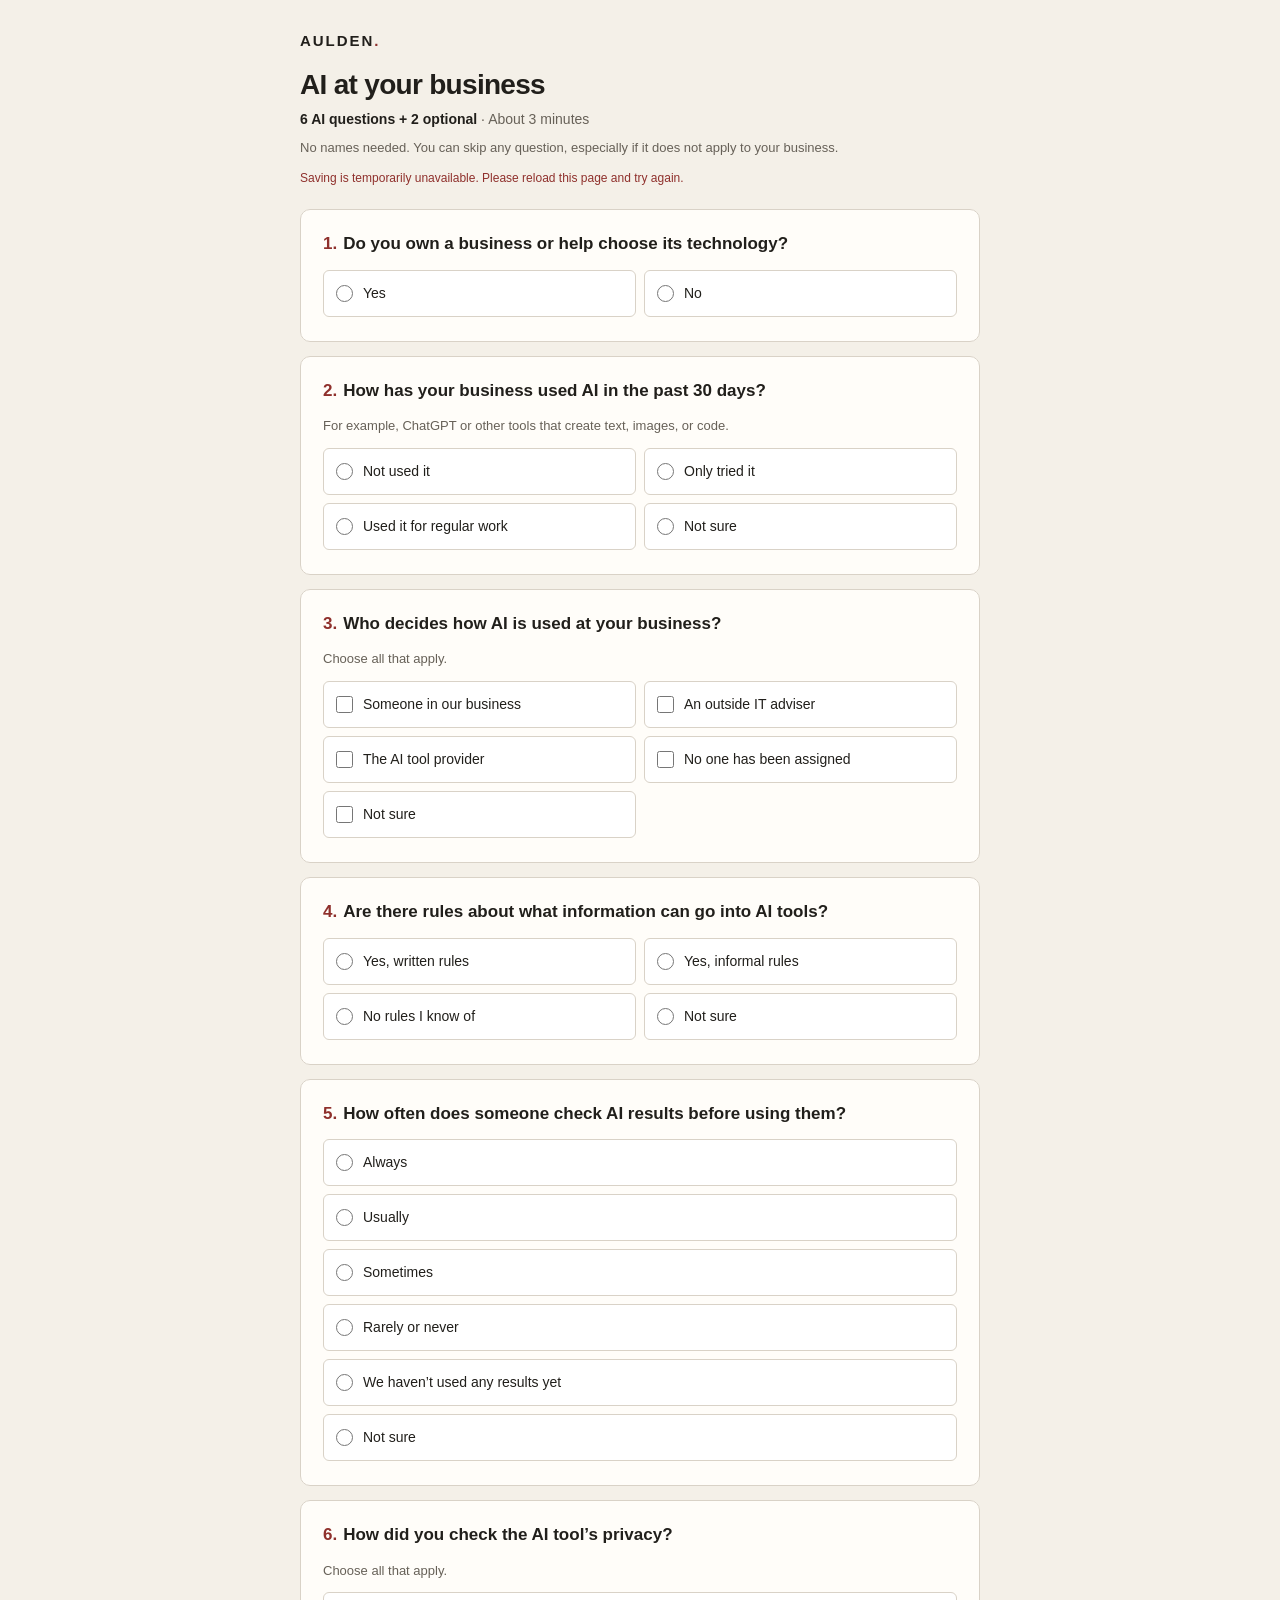
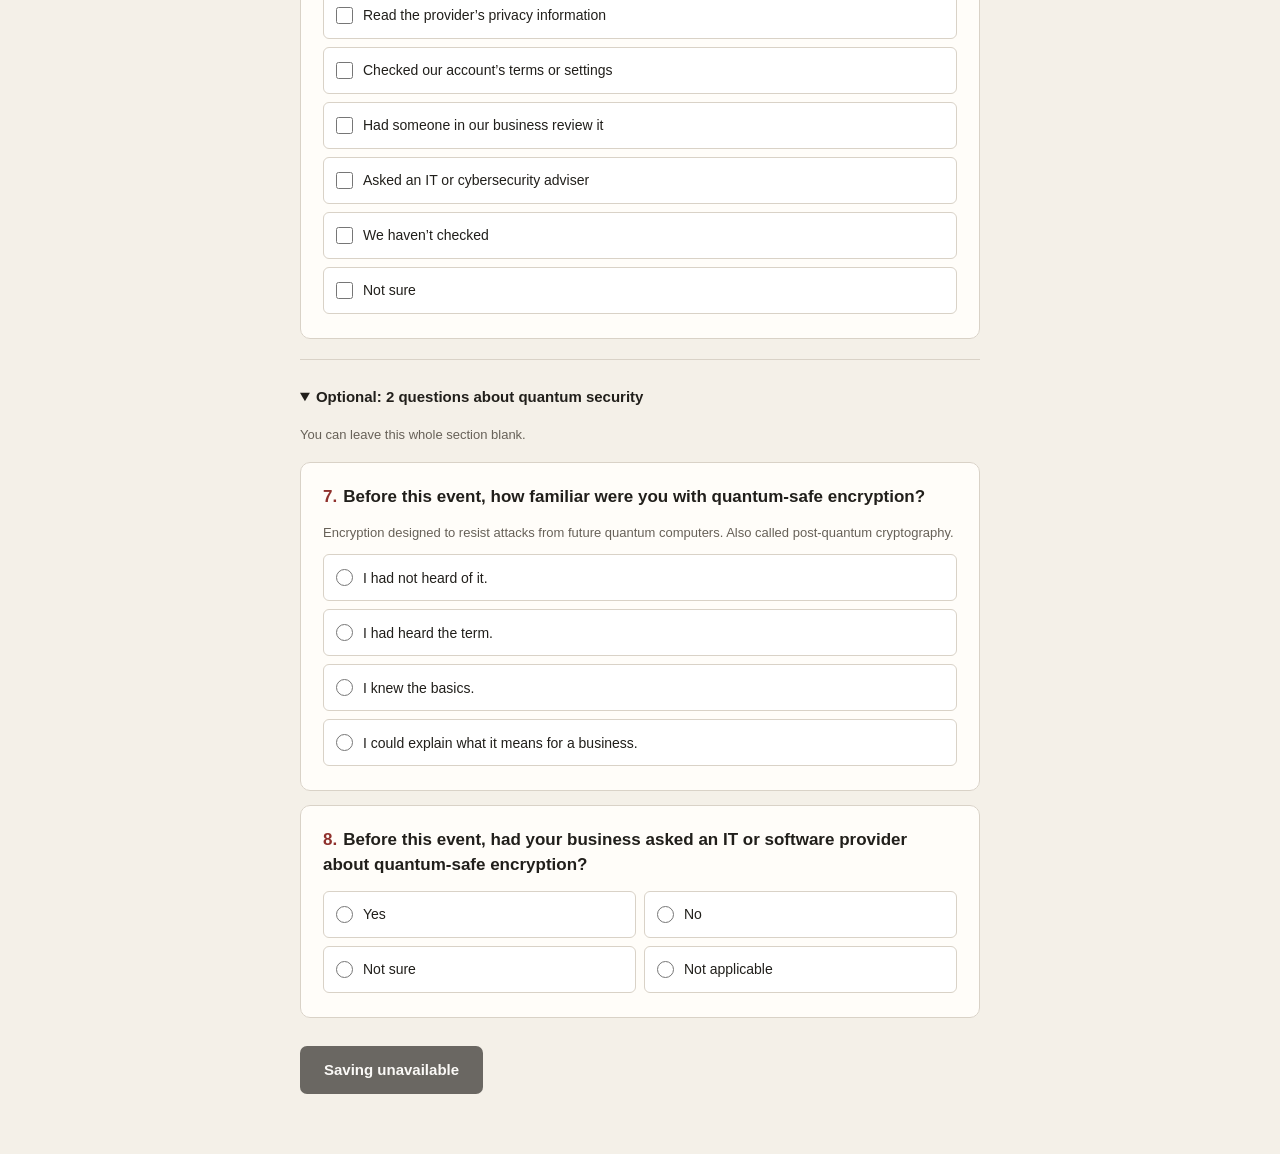
<file: aulden-survey/index.html>
<!doctype html>
<html lang="en">
<head>
  <meta charset="utf-8">
  <meta name="viewport" content="width=device-width, initial-scale=1">
  <meta name="description" content="Six quick AI questions and two optional quantum security questions.">
  <meta name="robots" content="noindex,nofollow">
  <meta name="theme-color" content="#f4f0e8">
  <link rel="canonical" href="https://bityana.github.io/Bityana-Yishak/aulden-survey/">
  <link rel="icon" href="./favicon.svg" type="image/svg+xml">
  <link rel="stylesheet" href="./survey.css">
  <title>AI at your business · Aulden</title>
  <script src="./questions.js" defer></script>
  <script src="./config.js" defer></script>
  <script src="./app.js?v=all8" defer></script>
</head>
<body>
  <main class="survey">
    <header class="survey-header">
      <div class="brand">AULDEN<span>.</span></div>
      <h1>AI at your business</h1>
      <p class="survey-length"><strong id="question-count">6 AI questions + 2 optional</strong><span aria-hidden="true"> · </span>About 3 minutes</p>
      <p class="instructions">No names needed. You can skip any question, especially if it does not apply to your business.</p>
      <p class="preview-notice" id="collection-notice">Loading questionnaire…</p>
    </header>
    <form id="survey-form" autocomplete="off">
      <div id="questions"></div>
      <details id="quantum-section" class="optional-section" open><summary>Optional: 2 questions about quantum security</summary><p class="question-help optional-intro">You can leave this whole section blank.</p><div id="quantum-questions"></div></details>
      <section id="participant-info" class="participant-info" hidden><p>Voluntary survey by Bityana Yishak / Aulden for a possible research report. Your choices do not affect event access or services. No names or contact details are requested. Answers are stored privately for analysis.</p><p>Questions? <a href="mailto:bityana.yishak@getaulden.com">bityana.yishak@getaulden.com</a></p><label class="consent-line"><input id="consent" type="checkbox">I am 18 or older and choose to take part.</label></section>
      <div class="honey-field" aria-hidden="true"><label>Leave empty<input type="text" name="website" tabindex="-1" autocomplete="off"></label></div>
      <p id="branch-note" class="branch-note" role="status" hidden></p>
      <button class="finish-button" id="finish-button" type="submit" disabled>Loading…</button>
      <p id="finish-message" class="finish-message" role="status" hidden></p>
    </form>
  </main>
</body>
</html>
</file>
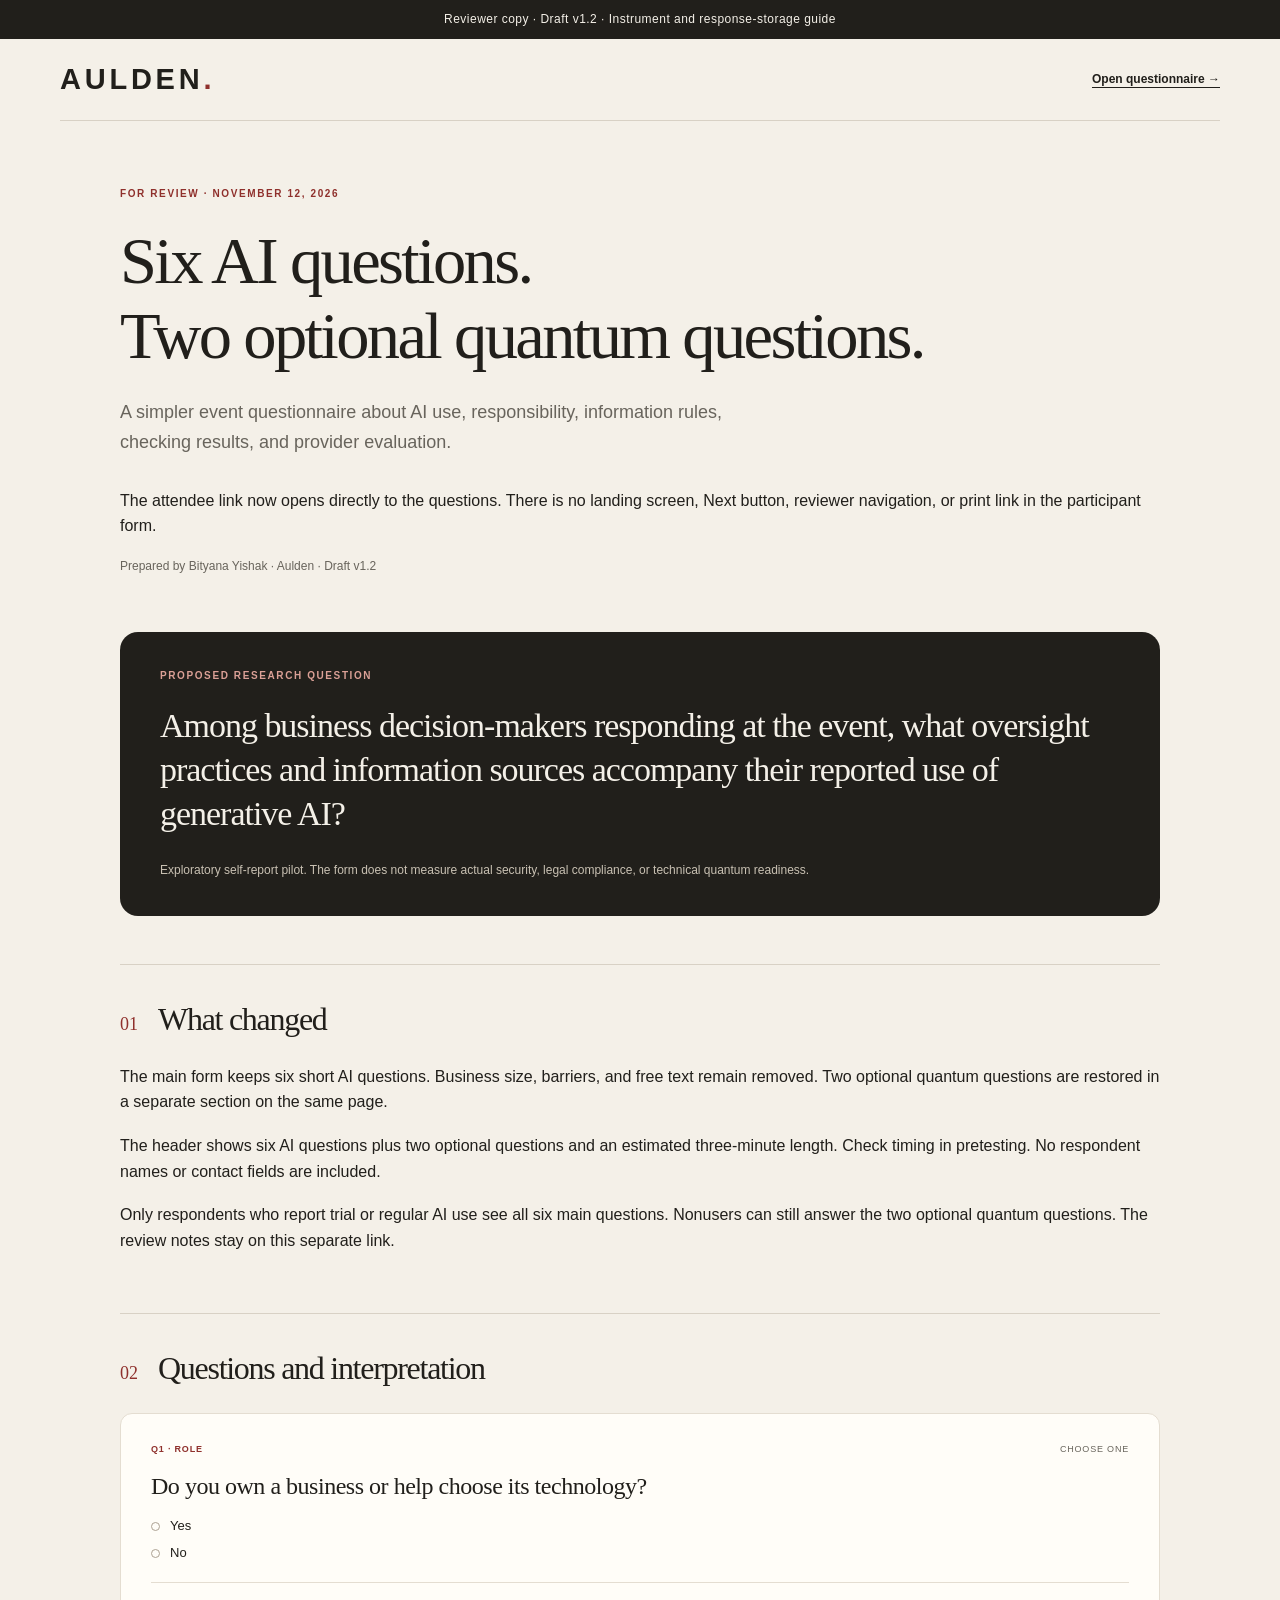
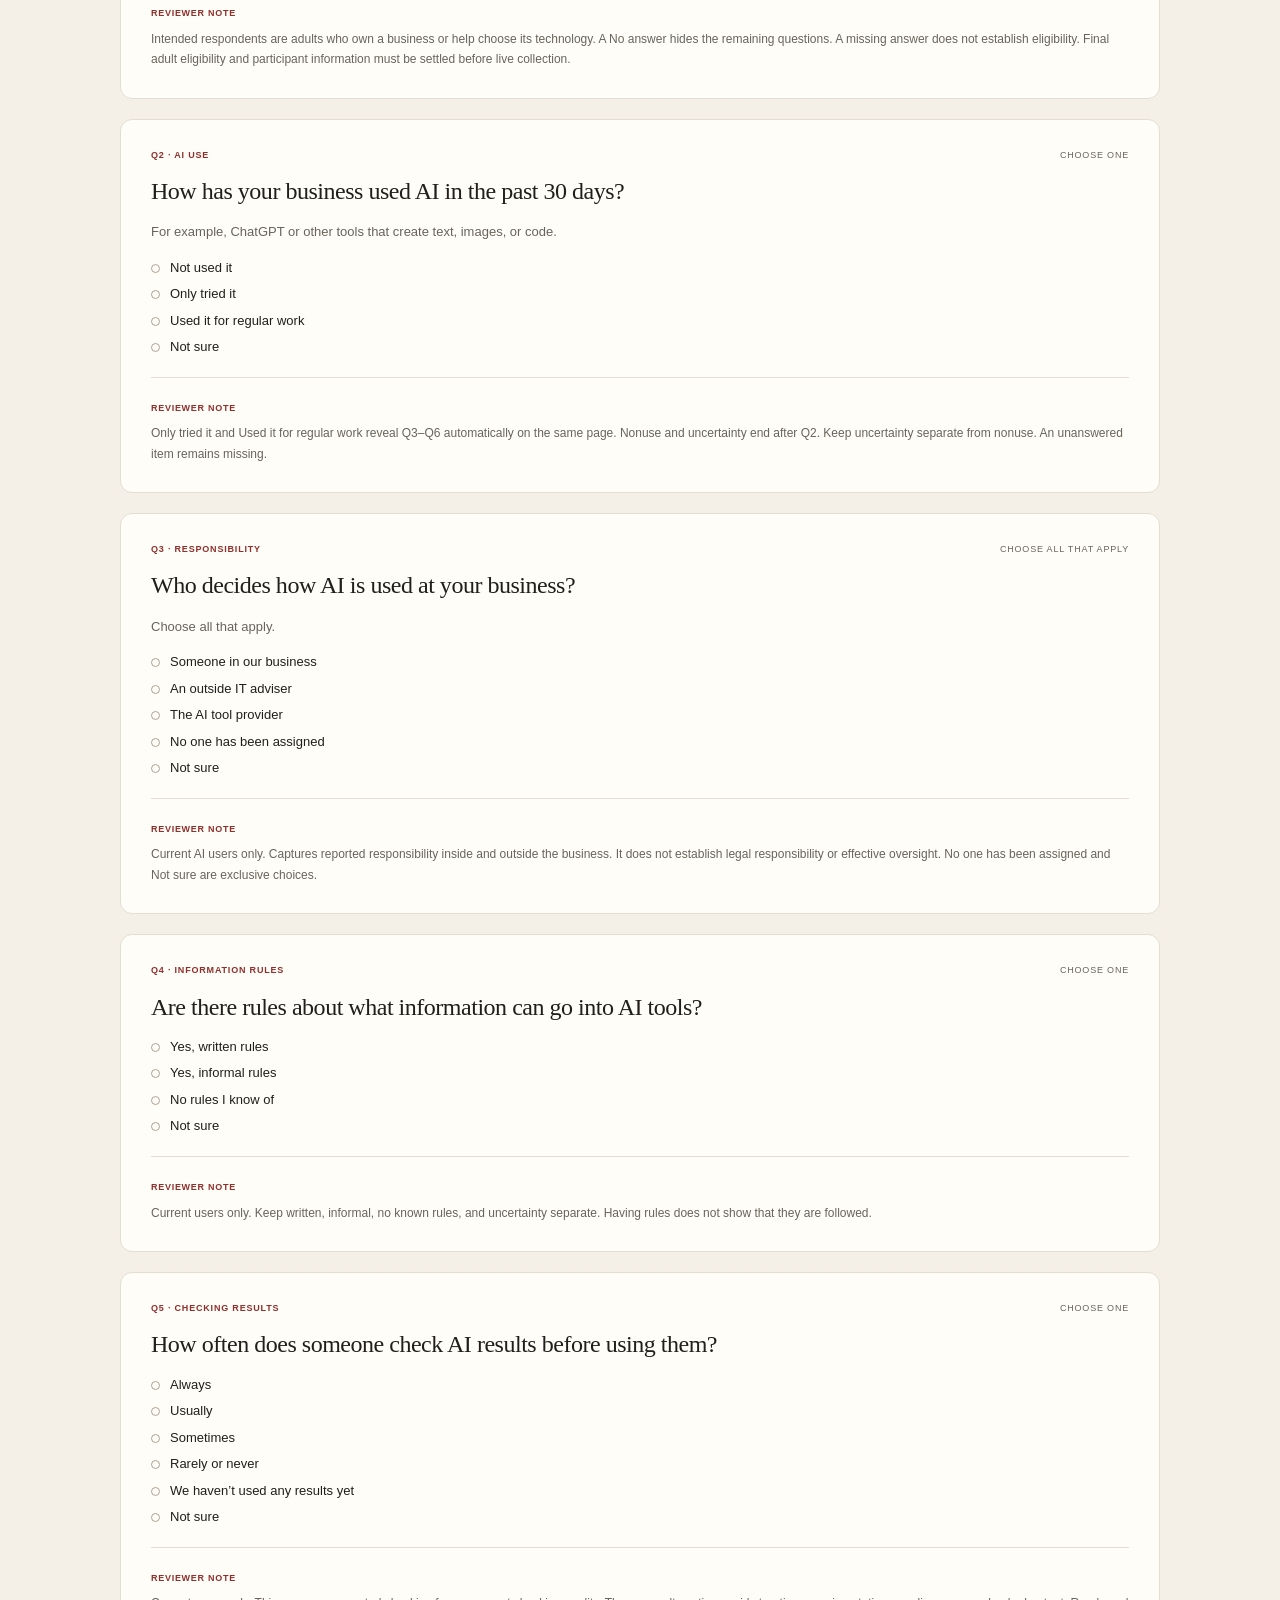
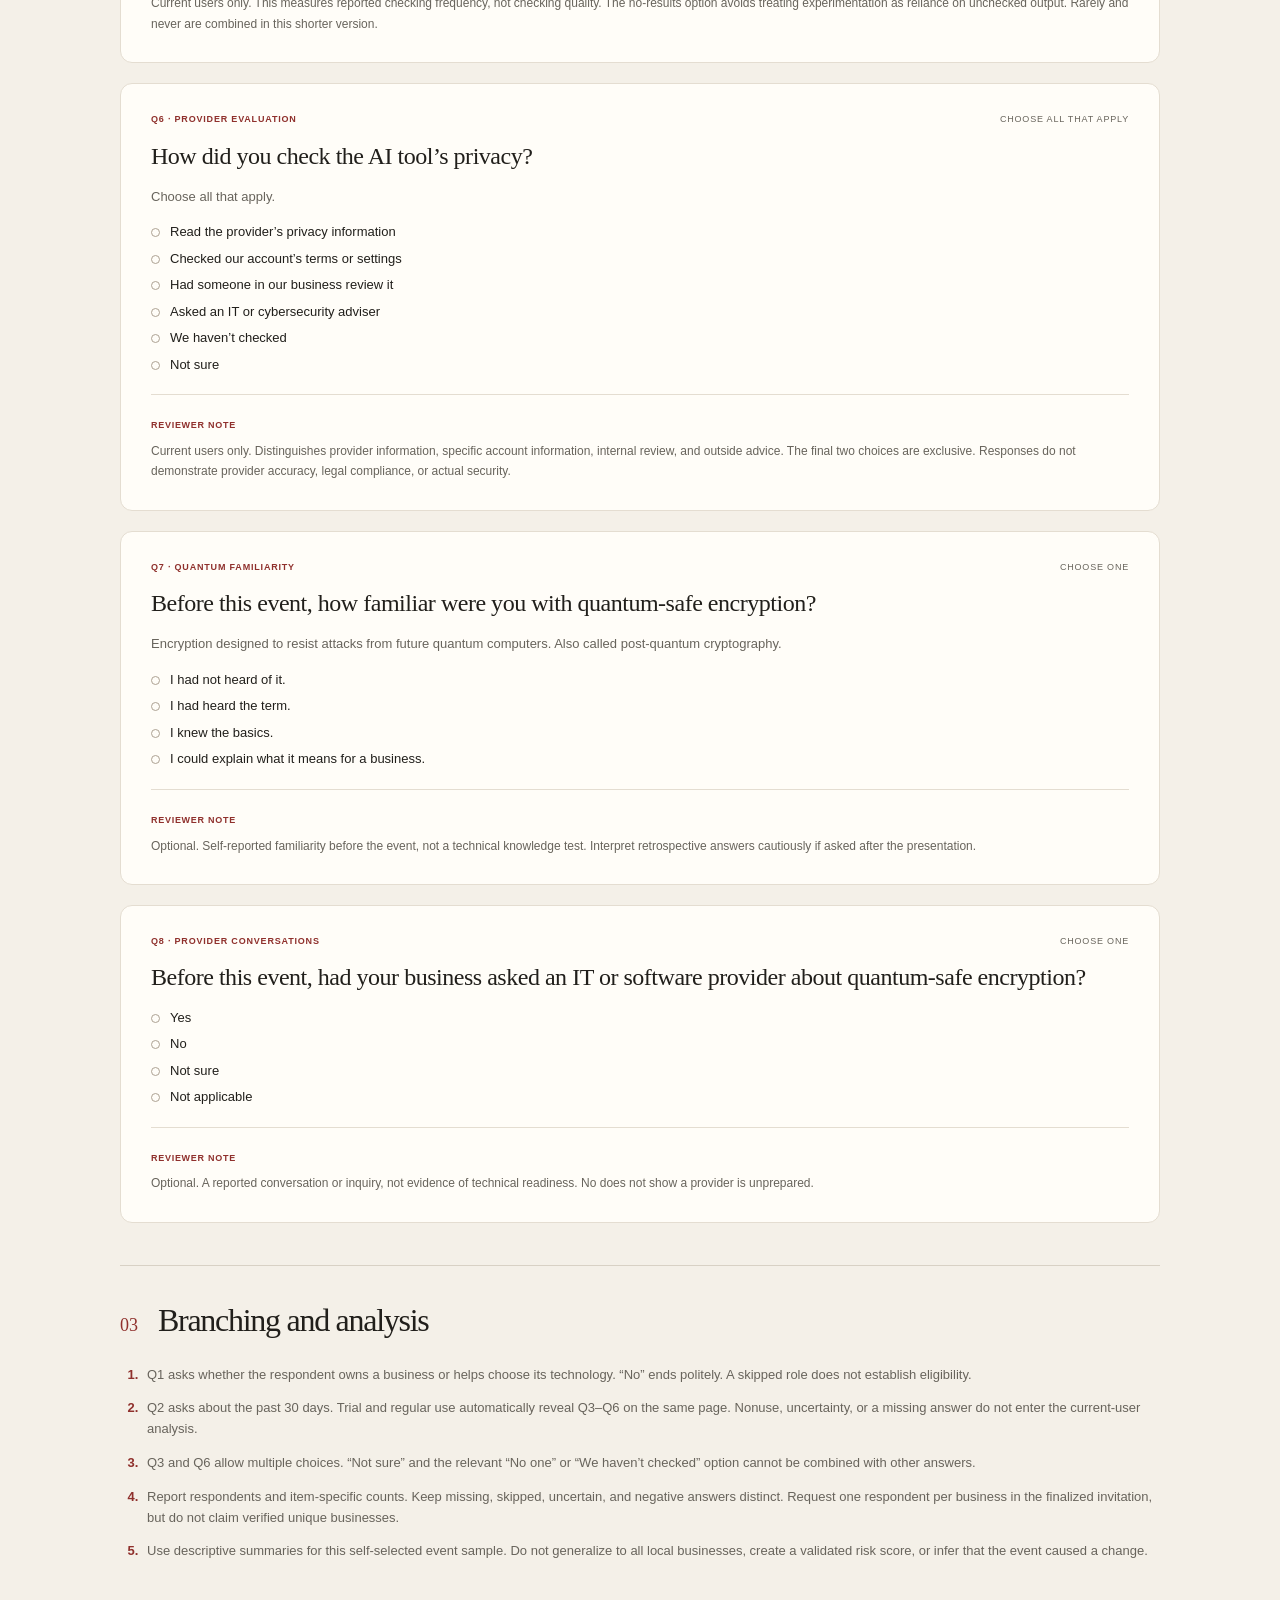
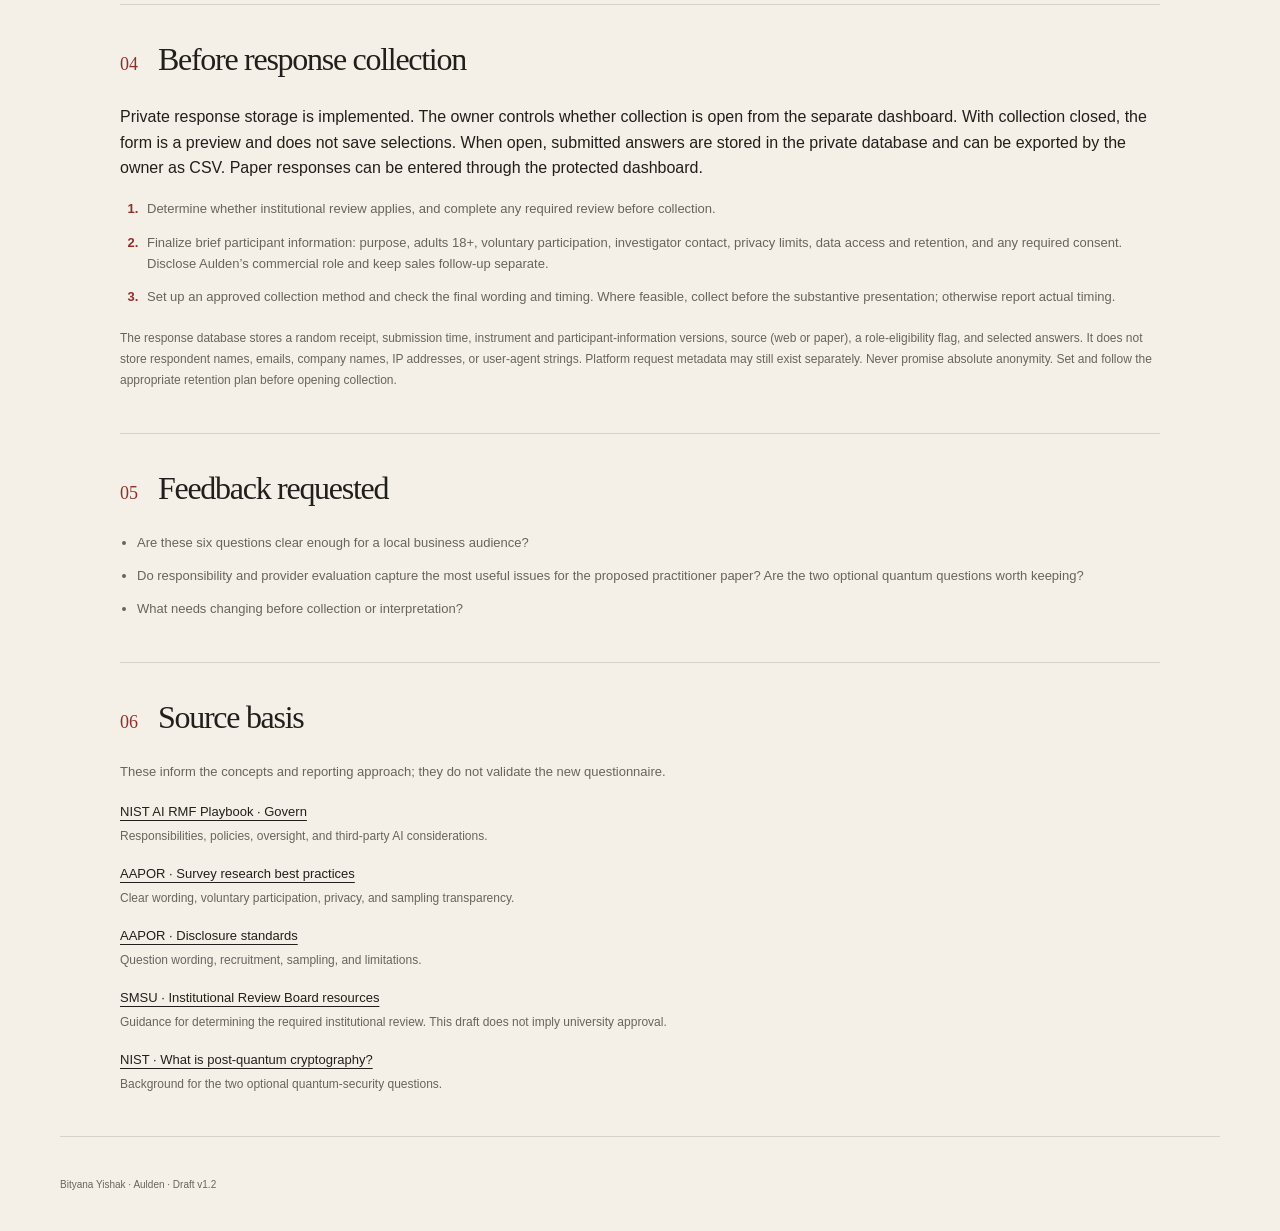
<file: aulden-survey/review/index.html>
<!doctype html>
<html lang="en"><head><meta charset="utf-8"><meta name="viewport" content="width=device-width, initial-scale=1"><meta name="robots" content="noindex,nofollow"><link rel="canonical" href="https://bityana.github.io/Bityana-Yishak/aulden-survey/review/"><link rel="icon" href="../favicon.svg" type="image/svg+xml"><link rel="stylesheet" href="../styles.css"><title>AI and quantum survey review · Aulden</title><script src="../questions.js" defer></script><script src="../review.js" defer></script></head>
<body>
<div class="status-bar">Reviewer copy · Draft v1.2 · Instrument and response-storage guide</div>
<header class="site-header container"><span class="wordmark">AULDEN<span>.</span></span><a class="text-link" href="../">Open questionnaire →</a></header>
<main class="container review-main">
<section class="review-hero"><p class="eyebrow">FOR REVIEW · NOVEMBER 12, 2026</p><h1>Six AI questions.<br>Two optional quantum questions.</h1><p class="hero-lead">A simpler event questionnaire about AI use, responsibility, information rules, checking results, and provider evaluation.</p><p>The attendee link now opens directly to the questions. There is no landing screen, Next button, reviewer navigation, or print link in the participant form.</p><p class="quiet-note">Prepared by Bityana Yishak · Aulden · Draft v1.2</p></section>
<section class="research-question"><p class="eyebrow">PROPOSED RESEARCH QUESTION</p><h2>Among business decision-makers responding at the event, what oversight practices and information sources accompany their reported use of generative AI?</h2><p>Exploratory self-report pilot. The form does not measure actual security, legal compliance, or technical quantum readiness.</p></section>
<section class="review-section"><div class="section-heading"><span class="section-number">01</span><h2>What changed</h2></div><p>The main form keeps six short AI questions. Business size, barriers, and free text remain removed. Two optional quantum questions are restored in a separate section on the same page.</p><p>The header shows six AI questions plus two optional questions and an estimated three-minute length. Check timing in pretesting. No respondent names or contact fields are included.</p><p>Only respondents who report trial or regular AI use see all six main questions. Nonusers can still answer the two optional quantum questions. The review notes stay on this separate link.</p></section>
<section class="review-section"><div class="section-heading"><span class="section-number">02</span><h2>Questions and interpretation</h2></div><div id="review-questions"></div></section>
<section class="review-section"><div class="section-heading"><span class="section-number">03</span><h2>Branching and analysis</h2></div><ol class="branch-list"><li>Q1 asks whether the respondent owns a business or helps choose its technology. “No” ends politely. A skipped role does not establish eligibility.</li><li>Q2 asks about the past 30 days. Trial and regular use automatically reveal Q3–Q6 on the same page. Nonuse, uncertainty, or a missing answer do not enter the current-user analysis.</li><li>Q3 and Q6 allow multiple choices. “Not sure” and the relevant “No one” or “We haven’t checked” option cannot be combined with other answers.</li><li>Report respondents and item-specific counts. Keep missing, skipped, uncertain, and negative answers distinct. Request one respondent per business in the finalized invitation, but do not claim verified unique businesses.</li><li>Use descriptive summaries for this self-selected event sample. Do not generalize to all local businesses, create a validated risk score, or infer that the event caused a change.</li></ol></section>
<section class="review-section"><div class="section-heading"><span class="section-number">04</span><h2>Before response collection</h2></div><p>Private response storage is implemented. The owner controls whether collection is open from the separate dashboard. With collection closed, the form is a preview and does not save selections. When open, submitted answers are stored in the private database and can be exported by the owner as CSV. Paper responses can be entered through the protected dashboard.</p><ol class="branch-list"><li>Determine whether institutional review applies, and complete any required review before collection.</li><li>Finalize brief participant information: purpose, adults 18+, voluntary participation, investigator contact, privacy limits, data access and retention, and any required consent. Disclose Aulden’s commercial role and keep sales follow-up separate.</li><li>Set up an approved collection method and check the final wording and timing. Where feasible, collect before the substantive presentation; otherwise report actual timing.</li></ol><p class="section-note">The response database stores a random receipt, submission time, instrument and participant-information versions, source (web or paper), a role-eligibility flag, and selected answers. It does not store respondent names, emails, company names, IP addresses, or user-agent strings. Platform request metadata may still exist separately. Never promise absolute anonymity. Set and follow the appropriate retention plan before opening collection.</p></section>
<section class="review-section"><div class="section-heading"><span class="section-number">05</span><h2>Feedback requested</h2></div><ul class="clean-list"><li>Are these six questions clear enough for a local business audience?</li><li>Do responsibility and provider evaluation capture the most useful issues for the proposed practitioner paper? Are the two optional quantum questions worth keeping?</li><li>What needs changing before collection or interpretation?</li></ul></section>
<section class="review-section sources-section"><div class="section-heading"><span class="section-number">06</span><h2>Source basis</h2></div><p>These inform the concepts and reporting approach; they do not validate the new questionnaire.</p><ul class="source-list"><li><a href="https://airc.nist.gov/airmf-resources/playbook/govern/" target="_blank" rel="noopener noreferrer">NIST AI RMF Playbook · Govern</a><span>Responsibilities, policies, oversight, and third-party AI considerations.</span></li><li><a href="https://aapor.org/standards-and-ethics/best-practices/" target="_blank" rel="noopener noreferrer">AAPOR · Survey research best practices</a><span>Clear wording, voluntary participation, privacy, and sampling transparency.</span></li><li><a href="https://aapor.org/standards-and-ethics/disclosure-standards/" target="_blank" rel="noopener noreferrer">AAPOR · Disclosure standards</a><span>Question wording, recruitment, sampling, and limitations.</span></li><li><a href="https://www.smsu.edu/administration/committees/irb/forms.html" target="_blank" rel="noopener noreferrer">SMSU · Institutional Review Board resources</a><span>Guidance for determining the required institutional review. This draft does not imply university approval.</span></li><li><a href="https://www.nist.gov/cybersecurity-and-privacy/what-post-quantum-cryptography" target="_blank" rel="noopener noreferrer">NIST · What is post-quantum cryptography?</a><span>Background for the two optional quantum-security questions.</span></li></ul></section>
</main><footer class="site-footer container"><p>Bityana Yishak · Aulden · Draft v1.2</p></footer>
</body></html>
</file>
<file: aulden-survey/survey.css>
:root{--paper:#f4f0e8;--ink:#211f1b;--muted:#676158;--line:#d9d2c7;--accent:#8f302c}*{box-sizing:border-box}body{margin:0;background:var(--paper);font-family:Arial,Helvetica,sans-serif;color:var(--ink);font-size:16px;line-height:1.5}.survey{width:min(680px,calc(100% - 32px));margin:30px auto 60px}.brand{font-size:15px;font-weight:800;letter-spacing:.13em;margin-bottom:15px}.brand span{color:var(--accent)}h1{font-size:28px;line-height:1.2;letter-spacing:-.025em;margin:0 0 8px}.survey-length{font-size:14px;margin:0 0 8px;color:var(--muted)}.survey-length strong{font-weight:600;color:var(--ink)}.instructions{font-size:13px;color:var(--muted);margin:0 0 12px}.preview-notice{font-size:12px;line-height:1.45;color:var(--accent);margin:0 0 22px}.question{padding:22px 22px 24px;margin:0 0 14px;border:1px solid var(--line);border-radius:10px;background:#fffdf9;min-inline-size:0}.question legend{padding:0;float:left;width:100%;font-size:17px;font-weight:600;line-height:1.45;margin-bottom:13px}.question legend+*{clear:both}.question-number{color:var(--accent);margin-right:6px}.question-help{font-size:13px;line-height:1.5;margin:0 0 12px;color:var(--muted)}.answers{display:grid;grid-template-columns:1fr 1fr;gap:8px}.answer{display:flex;align-items:center;gap:10px;min-height:47px;border:1px solid var(--line);border-radius:6px;padding:11px 12px;cursor:pointer;background:white;font-size:14px;line-height:1.35}.answer:hover{border-color:#b6a89a}.answer:has(input:checked){border-color:var(--accent);background:#f7ece7}.answer:has(input:focus-visible){outline:2px solid var(--accent);outline-offset:3px}input{margin:0;accent-color:var(--accent);width:17px;height:17px;flex-shrink:0}.question-wide .answers{grid-template-columns:1fr}.branch-note{font-size:14px;color:var(--muted);margin:20px 2px}.finish-button{border:0;border-radius:7px;background:var(--ink);color:white;font-size:15px;font-weight:600;padding:14px 24px;min-height:48px;cursor:pointer;margin-top:8px}.finish-button:hover{background:var(--accent)}button:focus-visible{outline:3px solid var(--accent);outline-offset:4px}.finish-message{font-size:14px;background:#fffdf9;border-left:3px solid var(--accent);padding:14px 16px;margin:18px 0 0}[hidden]{display:none!important}@media(max-width:480px){.survey{margin:23px auto 36px}h1{font-size:27px}.question{padding:18px 16px 20px}.question legend{font-size:16px}.answer{font-size:13px;padding:11px 10px;gap:8px}.survey-length{font-size:13px}.question-help{font-size:12px}.finish-button{width:100%}}@media print{body{background:white}.survey{width:100%;margin:0}.question{break-inside:avoid}.finish-button{display:none}}

.optional-section{border-top:1px solid var(--line);padding-top:18px;margin:20px 0}.optional-section summary{font-size:15px;font-weight:600;cursor:pointer;padding:8px 0}.optional-intro{margin:8px 0 18px}.participant-info{font-size:12px;color:var(--muted);line-height:1.6;margin:22px 0}.participant-info p{margin:0 0 8px}.consent-line{display:flex;align-items:flex-start;gap:10px;font-size:14px;color:var(--ink);margin-top:15px}.consent-line input{margin-top:3px}.honey-field{position:absolute;left:-10000px;width:1px;height:1px;overflow:hidden}.finish-button:disabled{opacity:.65;cursor:default}
</file>
<file: aulden-survey/styles.css>
:root{--paper:#f4f0e8;--card:#fffdf8;--ink:#211f1b;--muted:#68645c;--line:#d8d1c5;--red:#8f302c;--red-soft:#f2e5df;--serif:Georgia,'Times New Roman',serif;--sans:Arial,Helvetica,sans-serif;--radius:18px}*{box-sizing:border-box}html{scroll-behavior:smooth}body{margin:0;background:var(--paper);color:var(--ink);font-family:var(--sans);font-size:16px;line-height:1.6}a{color:inherit}button,input,textarea{font:inherit}button,a{-webkit-tap-highlight-color:transparent}button{cursor:pointer}button:focus-visible,a:focus-visible,input:focus-visible,textarea:focus-visible{outline:3px solid var(--red);outline-offset:4px}button:disabled{cursor:default}h1,h2,h3,p{margin-top:0}h1,h2,h3{line-height:1.12;font-weight:400}h1,h2{font-family:var(--serif);letter-spacing:-.04em}h1{font-size:clamp(48px,5.6vw,78px);margin-bottom:25px}h1 em{font-weight:400;color:var(--red)}h2{font-size:35px}h3{font-size:19px;line-height:1.4;font-weight:600;letter-spacing:-.02em}p{margin-bottom:18px}button{border:0}button:focus:not(:focus-visible){outline:none}[hidden]{display:none!important}.container{width:min(1160px,calc(100% - 80px));margin-inline:auto}.status-bar{display:flex;align-items:center;justify-content:center;gap:9px;background:var(--ink);color:var(--paper);font-size:12px;letter-spacing:.04em;padding:10px 16px;text-align:center}.status-dot{width:6px;height:6px;background:#dca497;border-radius:50%;flex-shrink:0}.site-header{display:flex;align-items:center;justify-content:space-between;padding-block:26px;border-bottom:1px solid var(--line);gap:20px}.wordmark{text-decoration:none;font-size:29px;font-weight:800;letter-spacing:.13em;line-height:1}.wordmark span{color:var(--red);letter-spacing:0}.wordmark.small{font-size:21px}.site-header nav{display:flex;gap:26px;align-items:center}.site-header nav a{font-size:13px;text-decoration:none;color:var(--muted);padding-block:5px;white-space:nowrap}.site-header nav a[aria-current]{color:var(--ink);box-shadow:0 1px 0 var(--ink)}.site-header nav a:hover{color:var(--red)}.welcome-grid{display:grid;grid-template-columns:1.15fr 1fr;gap:76px;padding-block:76px 74px;align-items:center}.eyebrow,.card-kicker,.mini-label{font-size:10px;letter-spacing:.16em;line-height:1.6;font-weight:700;color:var(--red);text-transform:uppercase}.eyebrow{margin-bottom:22px}.hero-lead{font-size:18px;line-height:1.65;max-width:510px;color:var(--muted);margin-bottom:30px}.hero-actions{display:flex;align-items:center;flex-wrap:wrap;gap:20px;margin-bottom:16px}.button{display:inline-flex;align-items:center;justify-content:center;gap:28px;min-height:50px;padding:13px 22px;border-radius:7px;text-decoration:none;font-size:13px;font-weight:600;line-height:1.4;transition:background .15s,transform .15s;border:1px solid transparent}.button-primary{background:var(--ink);color:var(--card)}.button-primary:hover{background:var(--red);transform:translateY(-1px)}.button-outline{background:transparent;color:var(--ink);border-color:var(--line)}.button-outline:hover{background:#ebe5da;border-color:#c7beaf}.text-link{font-size:12px;font-weight:600;text-underline-offset:4px}.text-link:hover{color:var(--red)}.quiet-note{font-size:12px;line-height:1.6;color:var(--muted);margin-bottom:0}.facts-row{display:flex;justify-content:space-between;gap:15px;margin-top:42px;padding-top:25px;border-top:1px solid var(--line)}.facts-row div{display:flex;flex-direction:column}.facts-row strong{font-family:var(--serif);font-size:25px;font-weight:400;letter-spacing:-.04em}.facts-row span{font-size:10px;color:var(--muted);margin-top:3px}.intro-card{padding:34px;background:var(--card);border:1px solid #e4ddd1;border-radius:var(--radius);box-shadow:0 10px 40px rgba(51,42,27,.035)}.card-kicker{display:block;margin-bottom:22px}.intro-card h2{font-size:32px;margin-bottom:17px}.intro-card>p{font-size:13px;color:var(--muted)}.intro-item{display:flex;gap:16px;padding-block:18px;border-top:1px solid #e9e3d9}.intro-number{font-family:var(--serif);color:var(--red);font-size:16px;line-height:1.5}.intro-item h3{font-size:13px;margin-bottom:5px;letter-spacing:0}.intro-item p{font-size:12px;line-height:1.65;margin:0;color:var(--muted)}.intro-card .draft-note{font-size:11px;padding-top:16px;border-top:1px solid #e9e3d9;margin-bottom:0;line-height:1.7}.purpose-strip{display:grid;grid-template-columns:.6fr 1.4fr 1.1fr;gap:36px;padding-block:38px 42px;border-top:1px solid var(--line);align-items:start}.purpose-strip .eyebrow{margin:5px 0 0}.purpose-strip h2{font-size:30px;line-height:1.2;margin-bottom:0}.purpose-strip>p:last-child{font-size:13px;color:var(--muted);margin:3px 0 0}.site-footer{display:flex;justify-content:space-between;align-items:center;gap:20px;border-top:1px solid var(--line);padding-block:28px 38px}.site-footer p{font-size:10px;color:var(--muted);margin:12px 0 0}.site-footer>a{font-size:11px;text-underline-offset:4px}.text-button{padding:6px 0;background:transparent;font-size:12px;color:var(--muted);text-decoration:none;line-height:1.5}.text-button:hover{color:var(--red)}.survey-shell{max-width:800px;margin:36px auto 62px;scroll-margin-top:20px}.survey-top{display:flex;justify-content:space-between;align-items:center;gap:20px;margin-bottom:18px}.preview-label{font-size:9px;letter-spacing:.12em;font-weight:700;color:var(--red)}.progress-track{height:3px;background:var(--line);border-radius:2px;overflow:hidden;margin:0 14px}.progress-track>div{height:100%;background:var(--red);transition:width .25s}.question-card{padding:36px 42px;background:var(--card);border:1px solid #e4ddd1;border-radius:var(--radius)}.question-meta{display:flex;justify-content:space-between;gap:16px;font-size:9px;letter-spacing:.09em;text-transform:uppercase;color:var(--muted);margin-bottom:20px;line-height:1.6}.question-meta>span:first-child{color:var(--red);font-weight:700}.question-card h2{font-size:32px;line-height:1.25;margin-bottom:15px;outline:none}.question-help{font-size:13px;color:var(--muted);line-height:1.65;margin-bottom:23px}.answer-options{padding:0;border:0;margin:0;min-inline-size:0;display:flex;flex-direction:column;gap:8px}.answer-option{position:relative;display:flex;align-items:center;gap:13px;border:1px solid var(--line);border-radius:7px;padding:13px 15px;cursor:pointer;min-height:49px;transition:background .12s,border-color .12s}.answer-option:hover{background:#f7f3ec;border-color:#b8ab9b}.answer-option:has(input:checked){background:var(--red-soft);border-color:#b67165}.answer-option:has(input:focus-visible){outline:3px solid var(--red);outline-offset:3px}.answer-option input{position:absolute;opacity:0;width:1px;height:1px;pointer-events:none}.option-control{width:17px;height:17px;border:1px solid #aca294;flex-shrink:0;background:var(--card);position:relative}.answer-option input[type=radio]+.option-control{border-radius:50%}.answer-option input[type=checkbox]+.option-control{border-radius:3px}.answer-option input:checked+.option-control{border-color:var(--red);background:var(--red)}.answer-option input[type=radio]:checked+.option-control:after{content:'';position:absolute;width:7px;height:7px;border-radius:50%;background:var(--card);top:4px;left:4px}.answer-option input[type=checkbox]:checked+.option-control:after{content:'';position:absolute;width:4px;height:8px;border:solid var(--card);border-width:0 2px 2px 0;left:5px;top:2px;transform:rotate(45deg)}.option-label{font-size:13px;line-height:1.5}.question-actions{display:flex;align-items:center;justify-content:space-between;gap:16px;padding-top:20px;margin-top:10px;border-top:1px solid #e9e3d9}.question-actions>div{display:flex;align-items:center;gap:25px}.question-actions .button{min-height:45px;padding:12px 20px}.form-error{font-size:12px;color:var(--red);margin:13px 0 0;min-height:18px}.preview-footnote{font-size:11px;color:var(--muted);text-align:center;margin:15px 0 0}textarea{display:block;width:100%;resize:vertical;border:1px solid var(--line);border-radius:8px;background:#fffefa;min-height:150px;padding:16px;color:var(--ink);font-size:15px;line-height:1.6}textarea::placeholder{color:#857d70}.text-counter{font-size:11px;color:var(--muted);text-align:right;margin-top:6px}.end-card{padding-block:46px}.end-card h2{font-size:40px;line-height:1.2;max-width:600px;margin-top:15px}.end-card>p{font-size:15px;color:var(--muted);max-width:570px}.end-card>.quiet-note{font-size:12px}.end-actions{display:flex;align-items:center;flex-wrap:wrap;gap:14px;margin:28px 0 18px}.end-symbol{font-size:24px;border:1px solid var(--line);border-radius:50%;width:48px;height:48px;display:grid;place-items:center;margin:18px 0;color:var(--red)}.sr-only{position:absolute;width:1px;height:1px;padding:0;margin:-1px;overflow:hidden;clip:rect(0,0,0,0);white-space:nowrap;border:0}.review-main{max-width:1040px}.review-hero{padding-block:65px 56px}.review-hero h1{font-size:clamp(45px,5.2vw,70px)}.review-hero .hero-lead{max-width:640px}.research-question{background:var(--ink);color:var(--paper);border-radius:var(--radius);padding:36px 40px;margin-bottom:48px}.research-question .eyebrow{color:#dba096;margin-bottom:20px}.research-question h2{font-size:34px;line-height:1.3;letter-spacing:-.03em;margin-bottom:24px}.research-question>p:last-child{font-size:12px;color:#c9c1b3;margin-bottom:0}.review-section{padding-block:34px 42px;border-top:1px solid var(--line)}.section-heading{display:flex;align-items:baseline;gap:20px;margin-bottom:25px}.section-number{font-family:var(--serif);font-size:18px;color:var(--red)}.section-heading h2{font-size:32px;margin:0;line-height:1.25}.review-priorities{display:grid;grid-template-columns:repeat(3,1fr);gap:26px}.review-priorities h3{font-size:17px;line-height:1.4;margin:12px 0}.review-priorities p{font-size:13px;color:var(--muted);margin-bottom:12px}.copy-prompts{color:var(--red);text-decoration:underline;text-underline-offset:4px;margin-top:10px}.small-status{display:inline-block;font-size:12px;color:var(--muted);margin-left:15px}.study-grid{display:grid;grid-template-columns:1fr 1fr;gap:24px 40px;margin:0}.study-grid dt{font-size:13px;font-weight:700;margin-bottom:8px}.study-grid dd{margin:0;font-size:13px;color:var(--muted)}.participant-draft{border-left:3px solid var(--red);padding:24px 28px;background:var(--card)}.participant-draft p{font-size:14px;line-height:1.75;margin-bottom:14px}.participant-draft p:last-child{margin-bottom:0}.participant-draft .mini-label{font-size:9px}.section-note{font-size:12px;color:var(--muted);margin:20px 0 0;line-height:1.75}.section-intro{font-size:13px;color:var(--muted);max-width:750px}.review-question{background:var(--card);border:1px solid #e4ddd1;border-radius:12px;padding:28px 30px;margin-top:20px;break-inside:avoid}.review-question .question-meta{margin-bottom:13px}.review-question h3{font-family:var(--serif);font-size:24px;line-height:1.35;font-weight:400;letter-spacing:-.02em;margin-bottom:14px}.review-question .question-help{margin-bottom:15px}.review-options{list-style:none;padding:0;margin:0 0 20px;display:grid;gap:7px}.review-options li{font-size:13px;line-height:1.5;padding-left:19px;position:relative}.review-options li:before{content:'';position:absolute;width:7px;height:7px;left:0;top:6px;border:1px solid #ada293;border-radius:50%}.rationale{border-top:1px solid #e4ddd1;padding-top:15px}.rationale strong{color:var(--red);font-size:9px;letter-spacing:.08em;text-transform:uppercase}.rationale p{font-size:12px;color:var(--muted);line-height:1.7;margin:5px 0 0}.text-example{border:1px dashed var(--line);padding:16px;color:var(--muted);font-size:12px;margin-bottom:20px;border-radius:6px}.optional-section-heading{margin-top:40px;padding-top:30px;border-top:1px dashed var(--line)}.optional-section-heading h3{font-size:21px;margin:10px 0}.optional-section-heading p{font-size:13px;color:var(--muted)}.branch-list{padding-left:22px;margin:0;display:grid;gap:13px;font-size:13px;color:var(--muted)}.branch-list li{padding-left:5px}.branch-list li::marker{color:var(--red);font-weight:600}.branch-list strong{color:var(--ink)}.two-column{display:grid;grid-template-columns:1fr 1fr;gap:42px}.two-column h3{font-size:17px;margin-bottom:17px}.clean-list{margin:0;padding-left:17px;display:grid;gap:12px;font-size:13px;color:var(--muted)}.activation-section>p:not(.section-note),.sources-section>p{font-size:13px;color:var(--muted)}.source-list{list-style:none;padding:0;margin:20px 0 0;display:grid;gap:18px}.source-list li{display:grid;gap:4px}.source-list a{font-size:13px;text-underline-offset:4px}.source-list span{font-size:12px;color:var(--muted)}
@media(min-width:1400px){.welcome-grid{padding-block:92px 90px;gap:90px}}@media(max-width:1000px){.container{width:calc(100% - 48px)}.welcome-grid{gap:35px;padding-block:50px}.intro-card{padding:25px}h1{font-size:55px}.hero-actions{gap:15px}.facts-row{gap:10px}.facts-row span{font-size:9px}.purpose-strip{grid-template-columns:.5fr 1.3fr 1fr;gap:20px}.purpose-strip h2{font-size:26px}.review-priorities{gap:20px}}@media(max-width:720px){.container{width:calc(100% - 36px)}.status-bar{font-size:10px;padding:10px;gap:7px;letter-spacing:.01em}.site-header{padding-block:22px;gap:12px}.wordmark{font-size:23px;letter-spacing:.1em}.site-header nav{gap:15px}.site-header nav a{font-size:10px}.welcome-grid{grid-template-columns:1fr;gap:34px;padding-block:40px}.eyebrow{font-size:9px;margin-bottom:17px}h1{font-size:54px;line-height:1.05;margin-bottom:22px}.hero-lead{font-size:16px;margin-bottom:25px;max-width:440px}.desktop-break{display:none}.hero-actions{gap:18px}.button{font-size:12px;gap:18px;min-height:49px}.text-link{font-size:11px}.quiet-note{font-size:11px}.facts-row{margin-top:27px;padding-top:20px;justify-content:flex-start;gap:38px}.facts-row strong{font-size:25px}.facts-row span{font-size:9px;max-width:100px}.intro-card{padding:27px}.intro-card h2{font-size:30px;max-width:280px}.card-kicker{font-size:9px;margin-bottom:17px}.intro-item h3{font-size:13px}.intro-item p{font-size:12px}.purpose-strip{grid-template-columns:1fr;gap:14px;padding-block:30px 34px}.purpose-strip h2{font-size:29px}.purpose-strip>p:last-child{font-size:12px;max-width:430px}.site-footer{align-items:flex-start;flex-direction:column;gap:20px;padding-block:28px}.site-footer p{font-size:9px}.site-footer>a{font-size:11px}.survey-shell{margin-top:25px;margin-bottom:35px}.survey-top{gap:10px;margin-bottom:13px}.preview-label{font-size:8px;letter-spacing:.06em}.survey-top .text-button{font-size:11px}.question-card{padding:25px 20px;border-radius:12px}.question-meta{font-size:8px;margin-bottom:18px;gap:12px}.question-card h2{font-size:27px;line-height:1.25}.question-help{font-size:12px;margin-bottom:21px}.answer-option{padding:12px;gap:10px}.option-label{font-size:12px;line-height:1.55}.question-actions{gap:9px;padding-top:17px}.question-actions>div{gap:18px}.question-actions .button{font-size:12px;padding:11px 16px}.question-actions .text-button{font-size:11px}.end-card{padding-block:33px}.end-card h2{font-size:33px}.end-card>p{font-size:13px}.end-actions{align-items:stretch;flex-direction:column;gap:12px;margin-top:23px}.preview-footnote{font-size:10px}.review-hero{padding-block:40px}.review-hero h1{font-size:48px}.review-hero .hero-actions{gap:12px}.research-question{padding:27px 24px;border-radius:12px;margin-bottom:28px}.research-question h2{font-size:27px;line-height:1.35}.research-question>p:last-child{font-size:11px}.review-section{padding-block:29px 34px}.section-heading{gap:15px;margin-bottom:22px}.section-heading h2{font-size:28px}.section-number{font-size:16px}.review-priorities{grid-template-columns:1fr;gap:12px}.review-priorities article{border-bottom:1px solid var(--line);padding-bottom:12px}.review-priorities article:last-child{border-bottom:0}.review-priorities h3{margin:7px 0}.small-status{margin-left:0;display:block}.study-grid{grid-template-columns:1fr;gap:22px}.participant-draft{padding:20px}.participant-draft p{font-size:13px}.section-note{font-size:11px}.review-question{padding:23px 20px}.review-question .question-meta{flex-direction:column;gap:3px}.review-question h3{font-size:23px}.review-options li{font-size:12px}.rationale p{font-size:11px}.optional-section-heading h3{font-size:19px}.branch-list{font-size:12px}.two-column{grid-template-columns:1fr;gap:30px}.clean-list{font-size:12px}.source-list a{font-size:12px}.source-list span{font-size:11px}}
@media(prefers-reduced-motion:reduce){html{scroll-behavior:auto}*{transition:none!important}}@media print{body{background:white;color:#111;font-size:10pt}.container{width:100%;max-width:none}.status-bar{background:transparent;color:#111;border-bottom:1px solid #aaa;padding:4px 0;text-align:left;justify-content:flex-start;font-size:9pt}.status-dot,.site-header nav,.hero-actions,#copy-prompts,#copy-status,.site-footer>a{display:none!important}.site-header{padding:15px 0}.wordmark{font-size:20px}.review-hero{padding:25px 0}.review-hero h1{font-size:32pt}.hero-lead{font-size:11pt}.research-question{background:white;color:#111;border:1px solid #aaa;padding:18px;margin-bottom:22px}.research-question h2{font-size:19pt}.research-question .eyebrow,.research-question>p:last-child{color:#333}.review-section{padding:22px 0}.section-heading h2{font-size:21pt}.review-priorities,.study-grid,.two-column{gap:20px}.review-question{padding:18px;margin-top:16px;border-color:#bbb;break-inside:avoid;box-shadow:none}.review-question h3{font-size:15pt}.review-options li,.rationale p,.question-help{font-size:9pt}.participant-draft{background:transparent;padding:12px 20px}.section-heading,.optional-section-heading{break-after:avoid}.source-list a{overflow-wrap:anywhere}.site-footer{padding:20px 0}.site-footer p{font-size:8pt}@page{size:letter;margin:.6in}}
</file>
